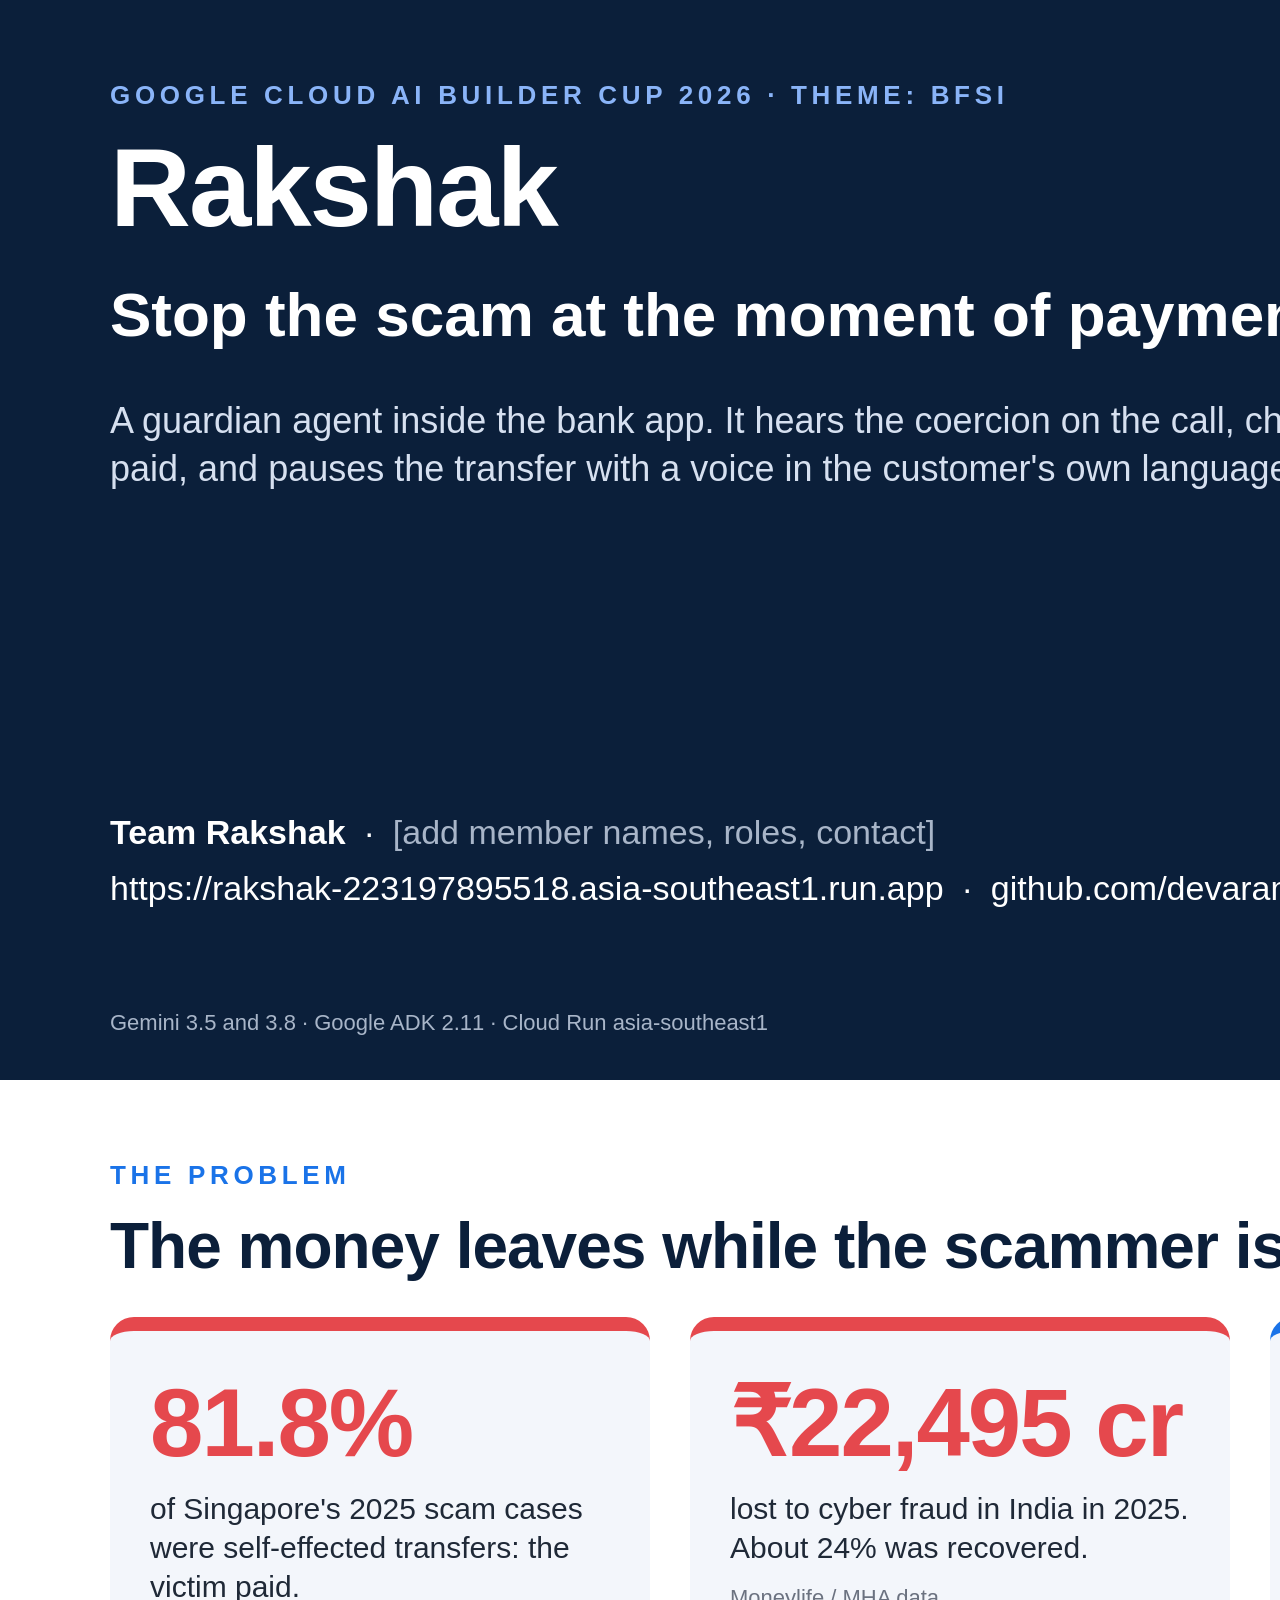
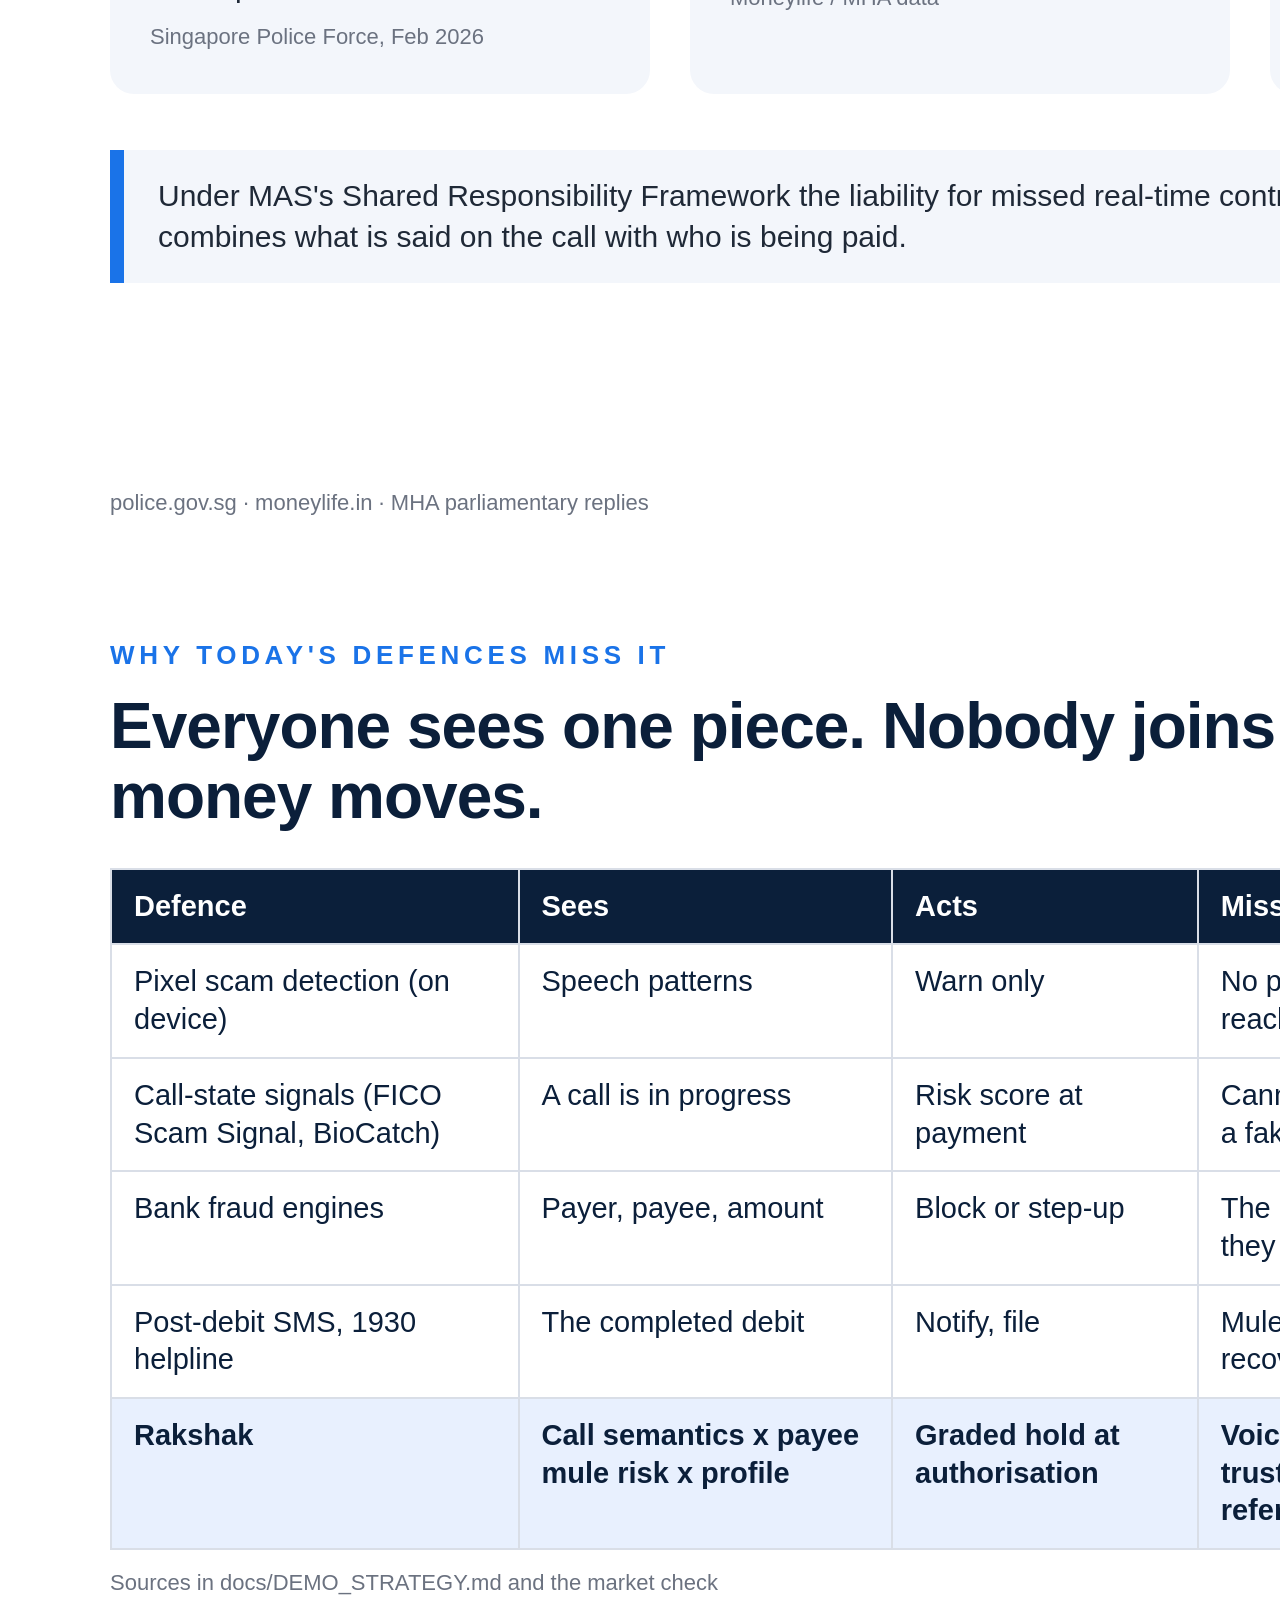
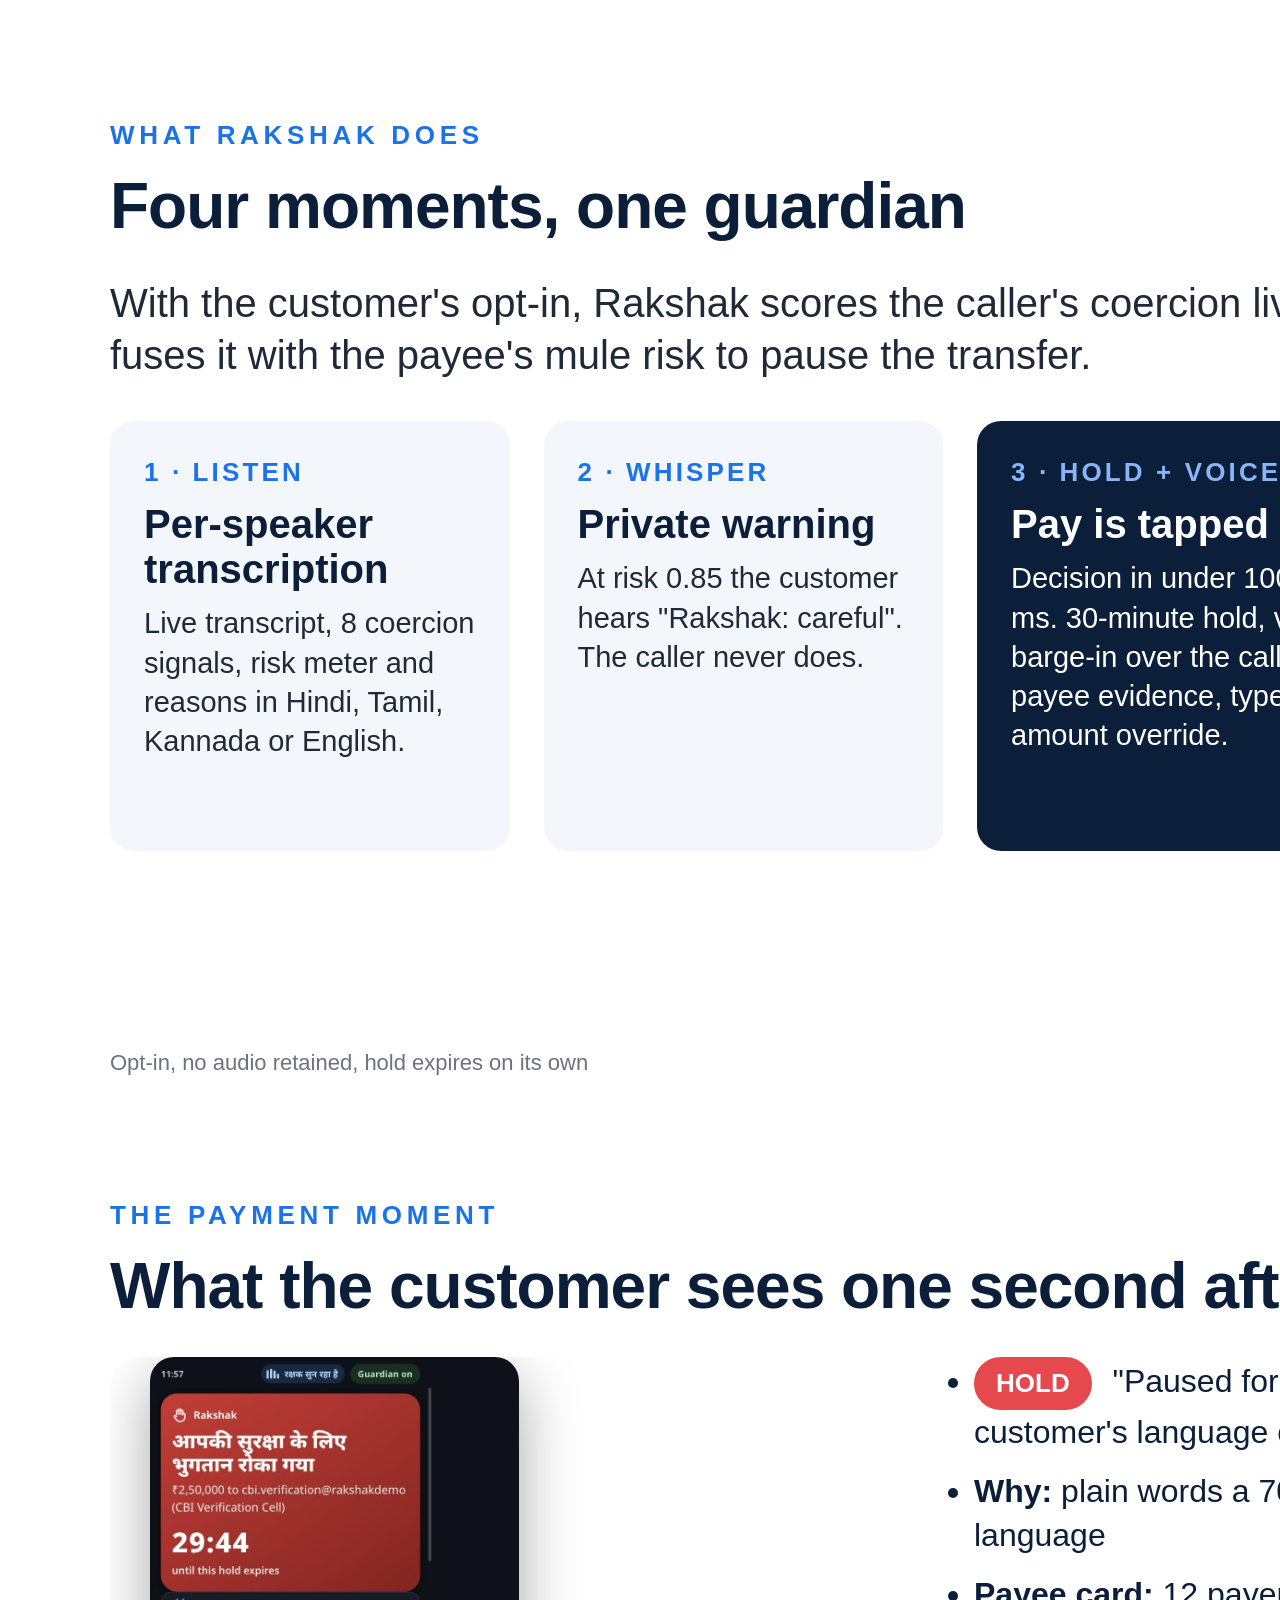
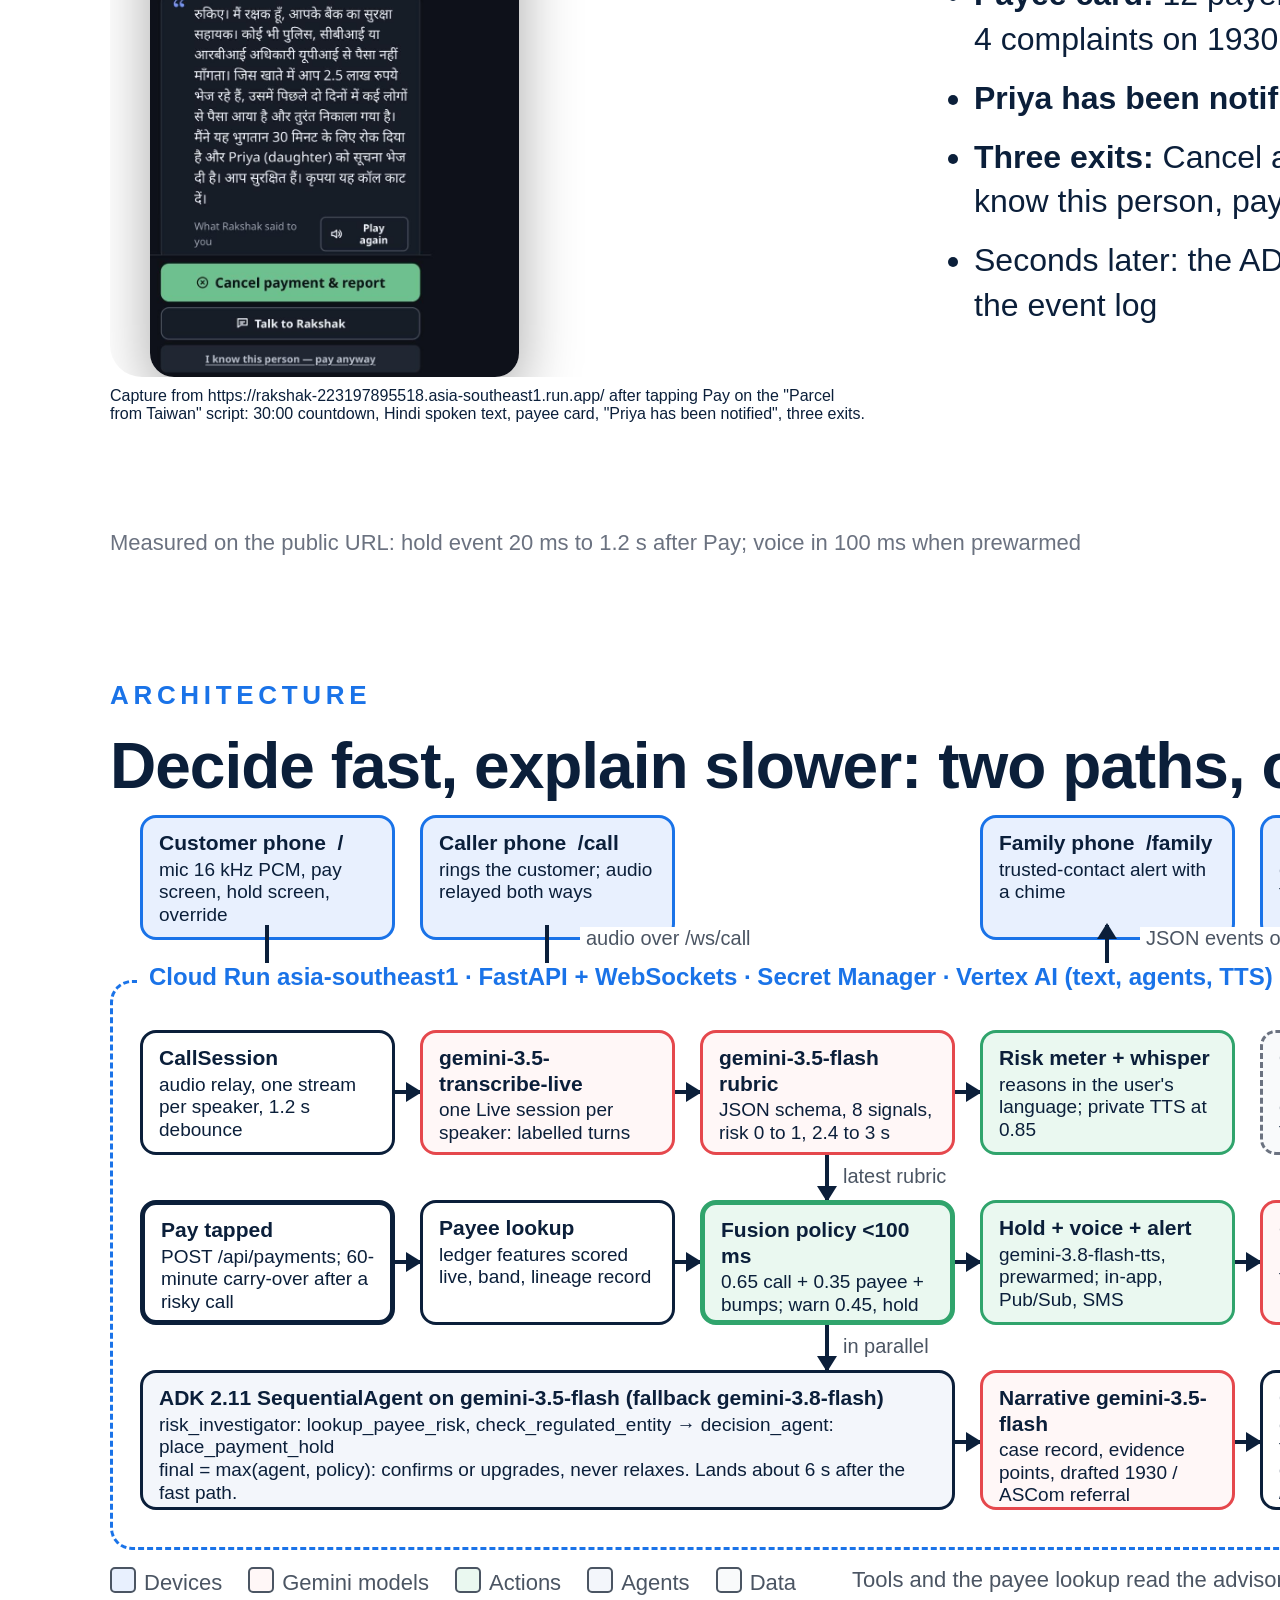
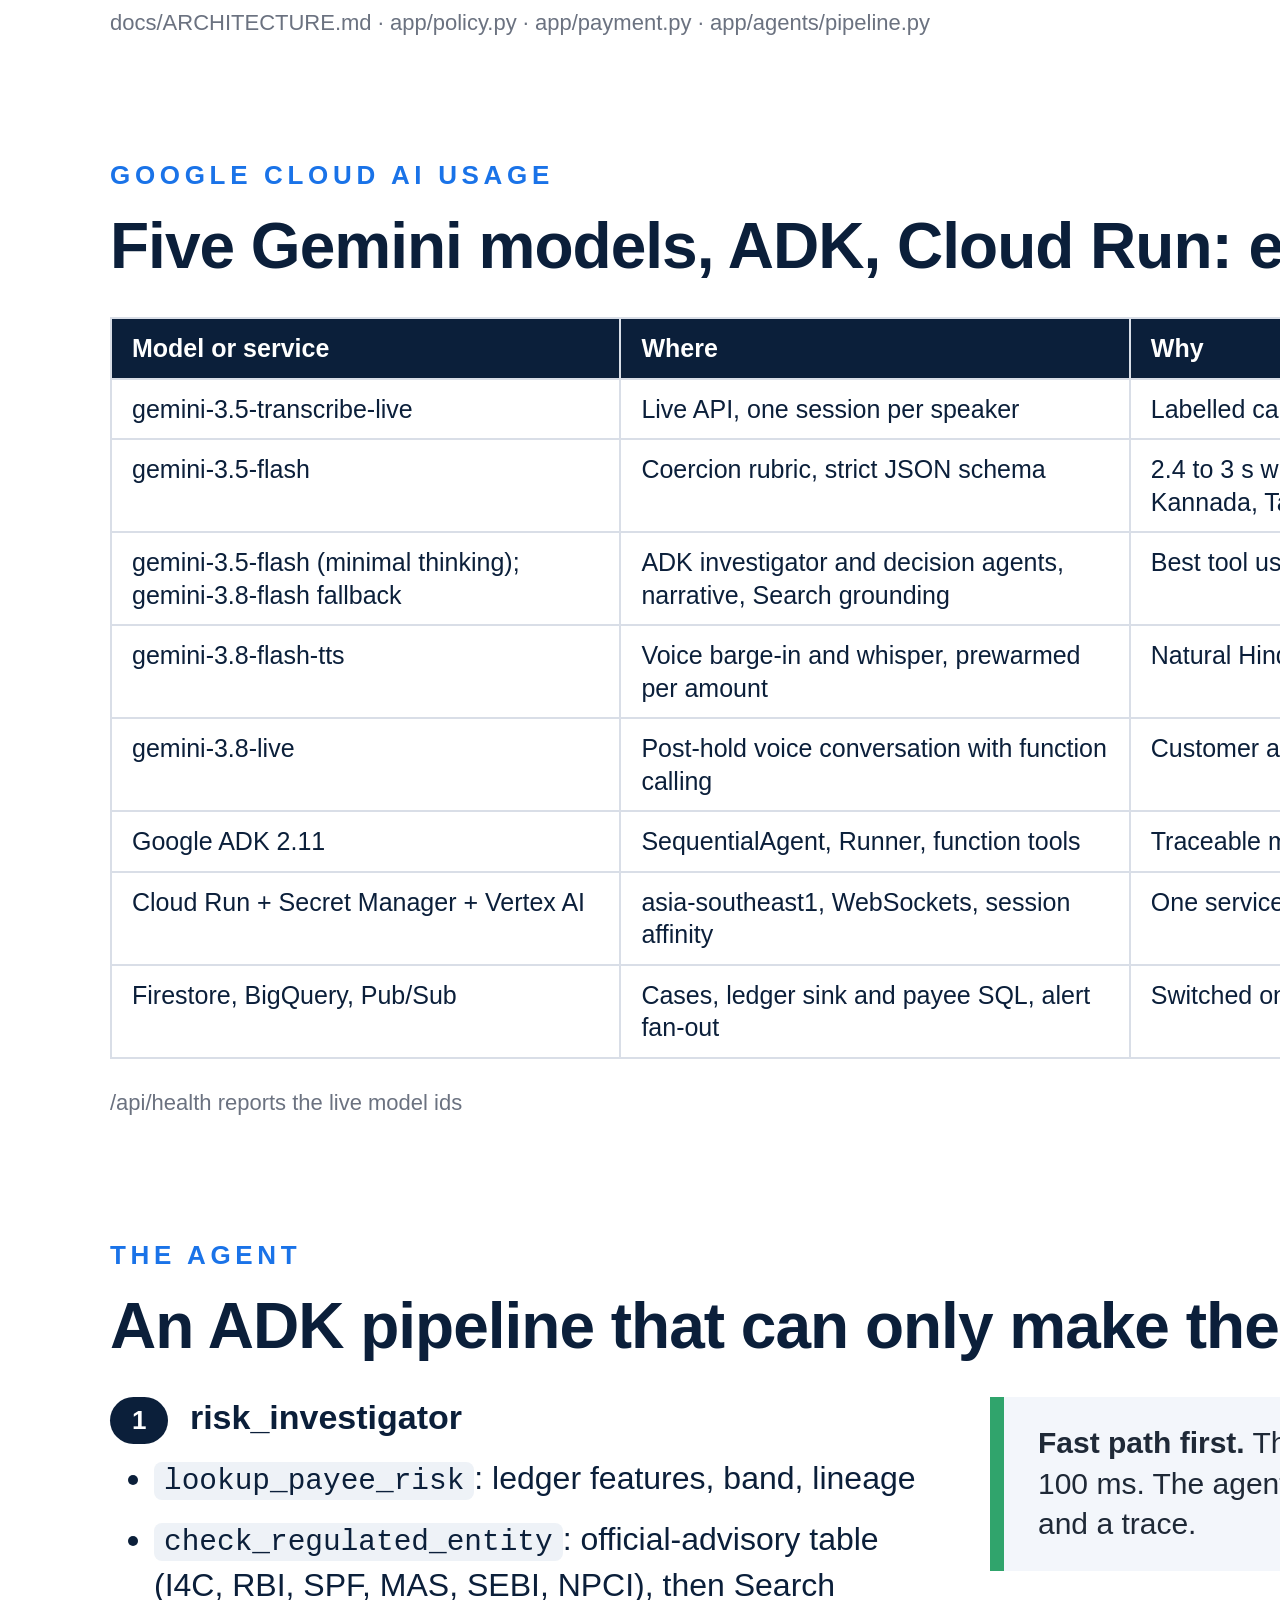
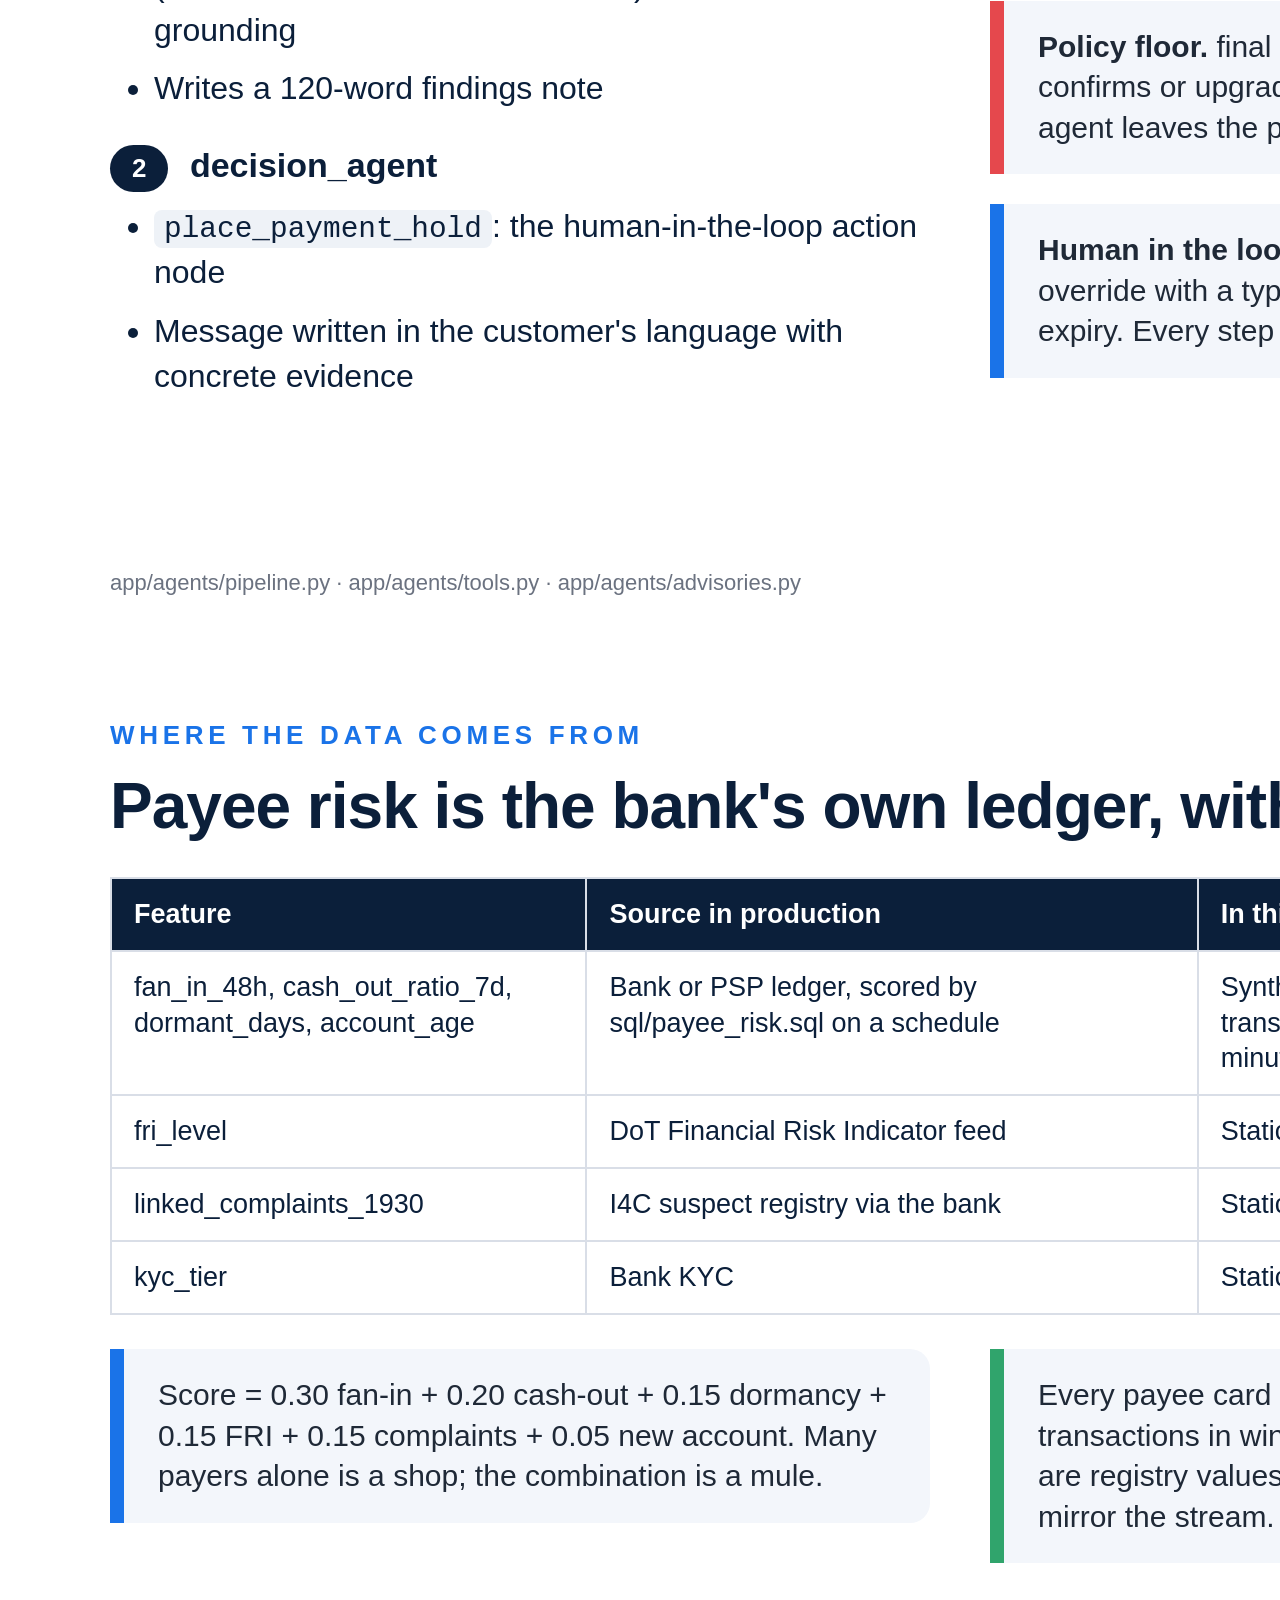
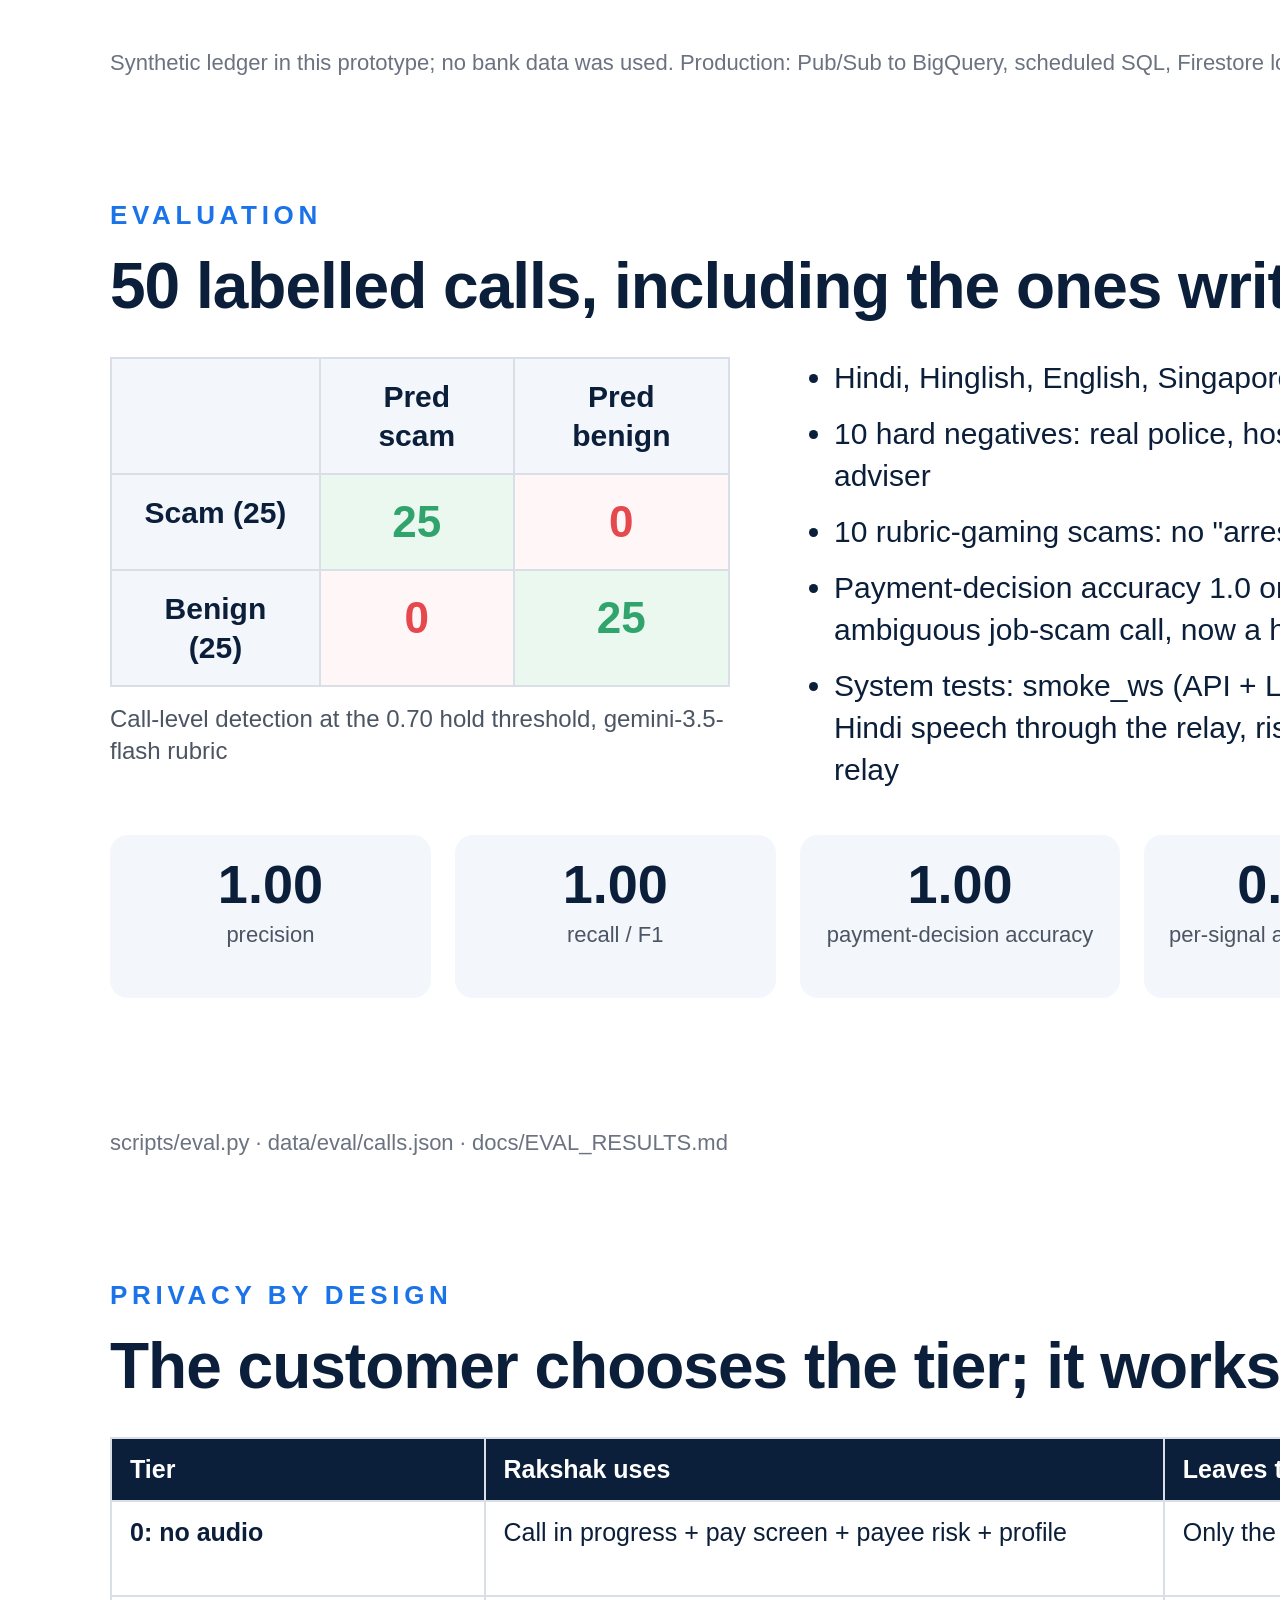
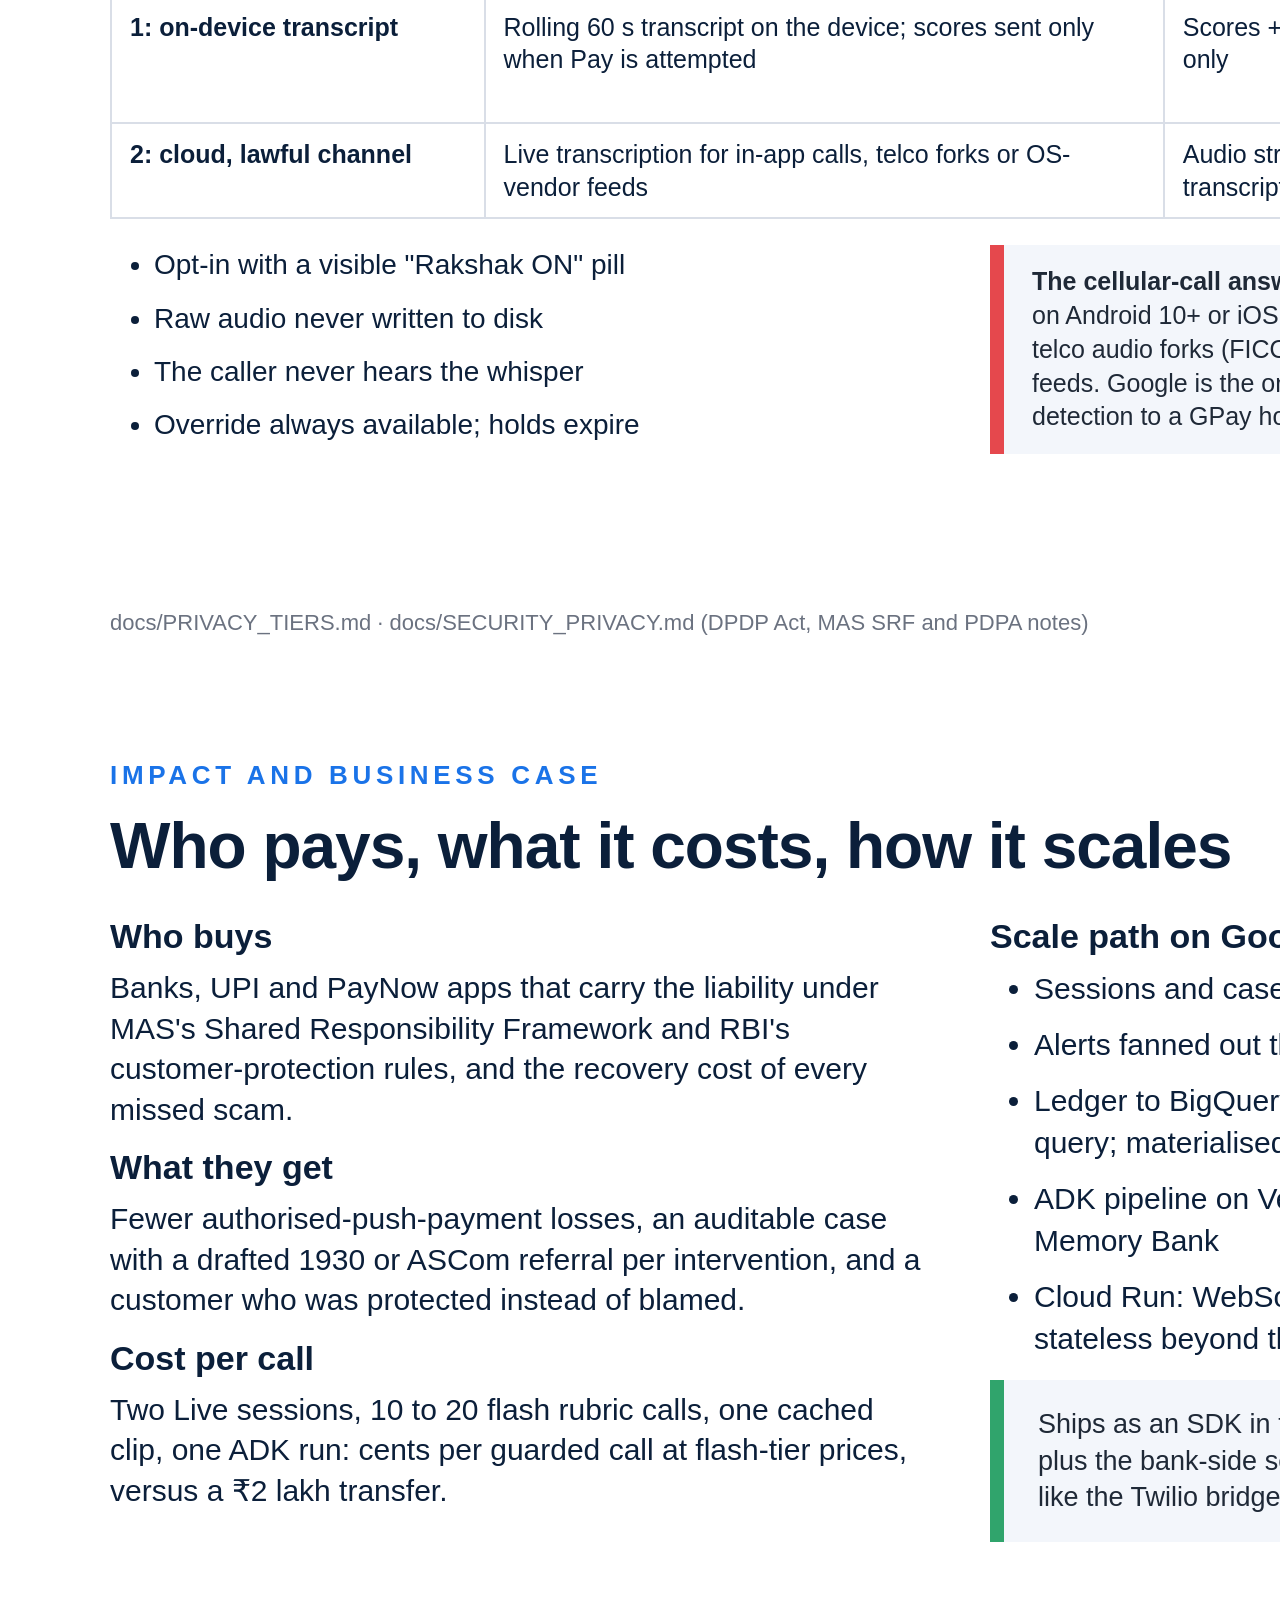
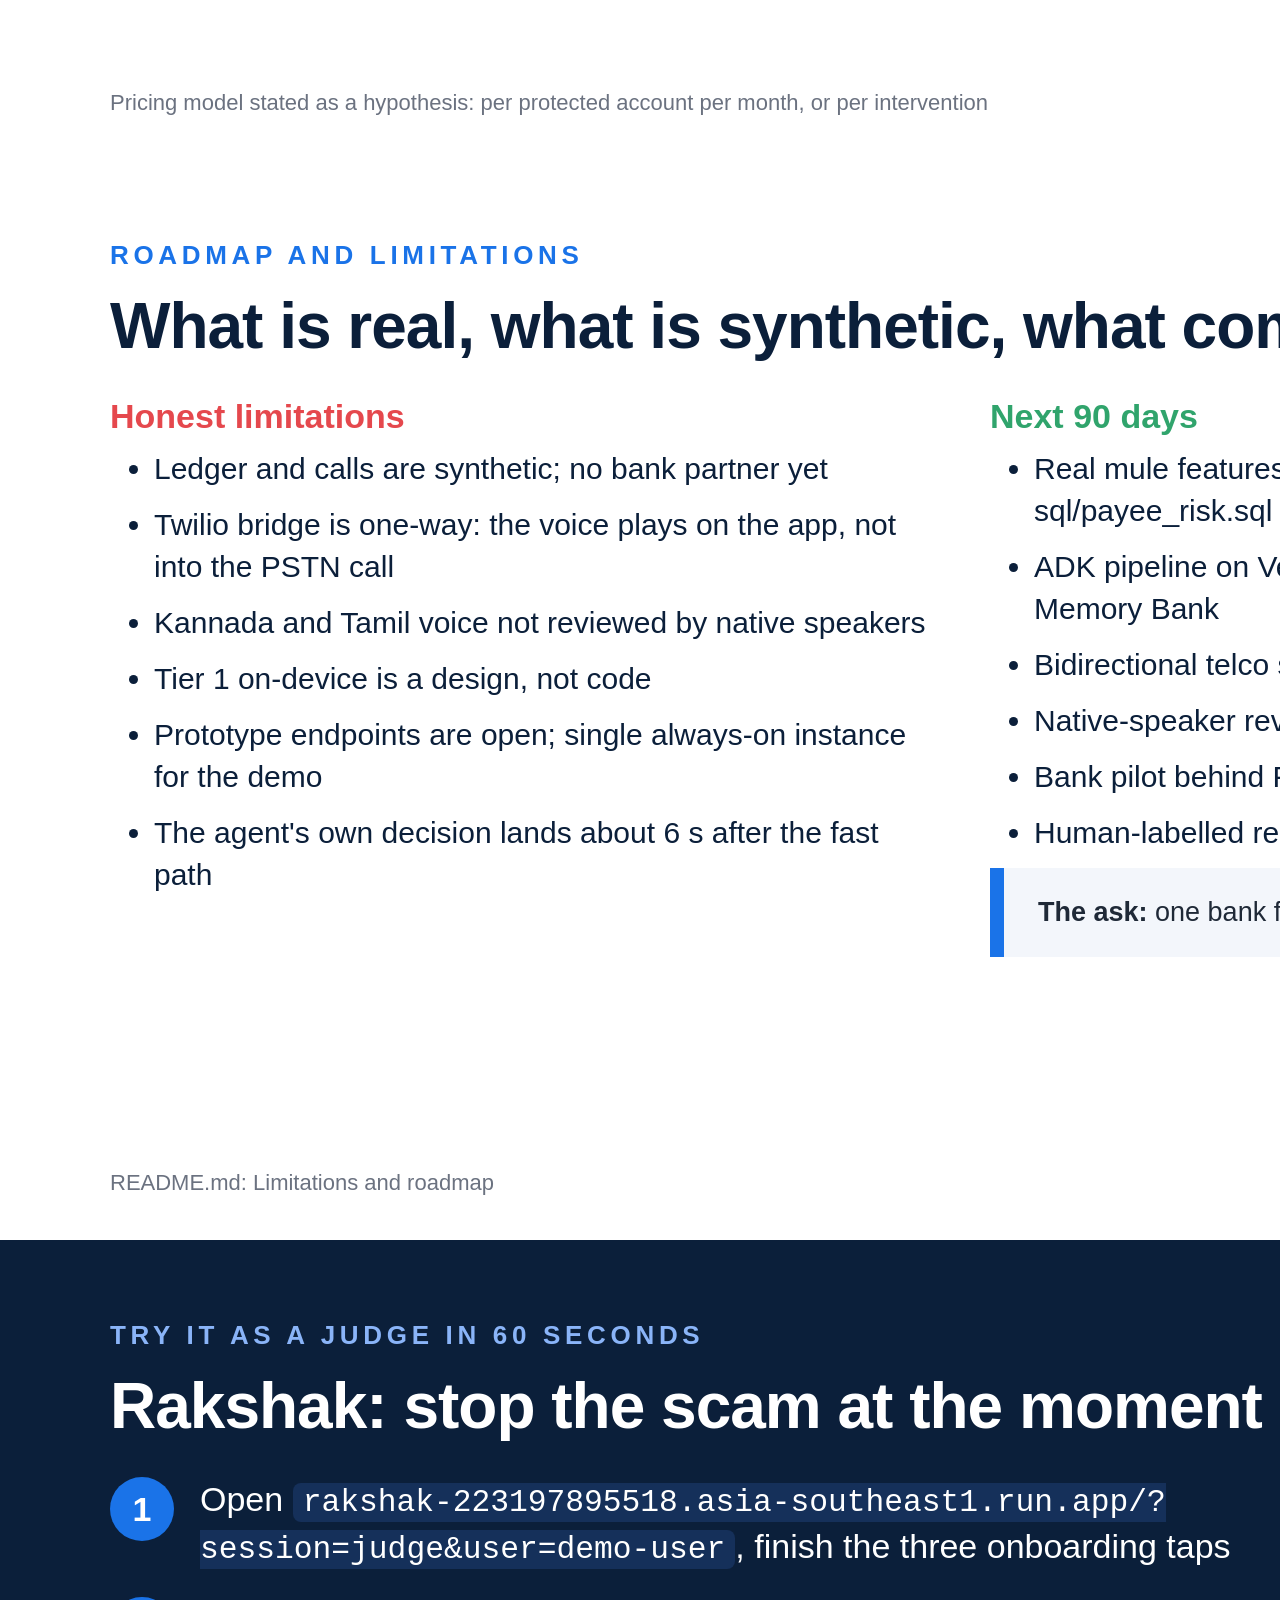
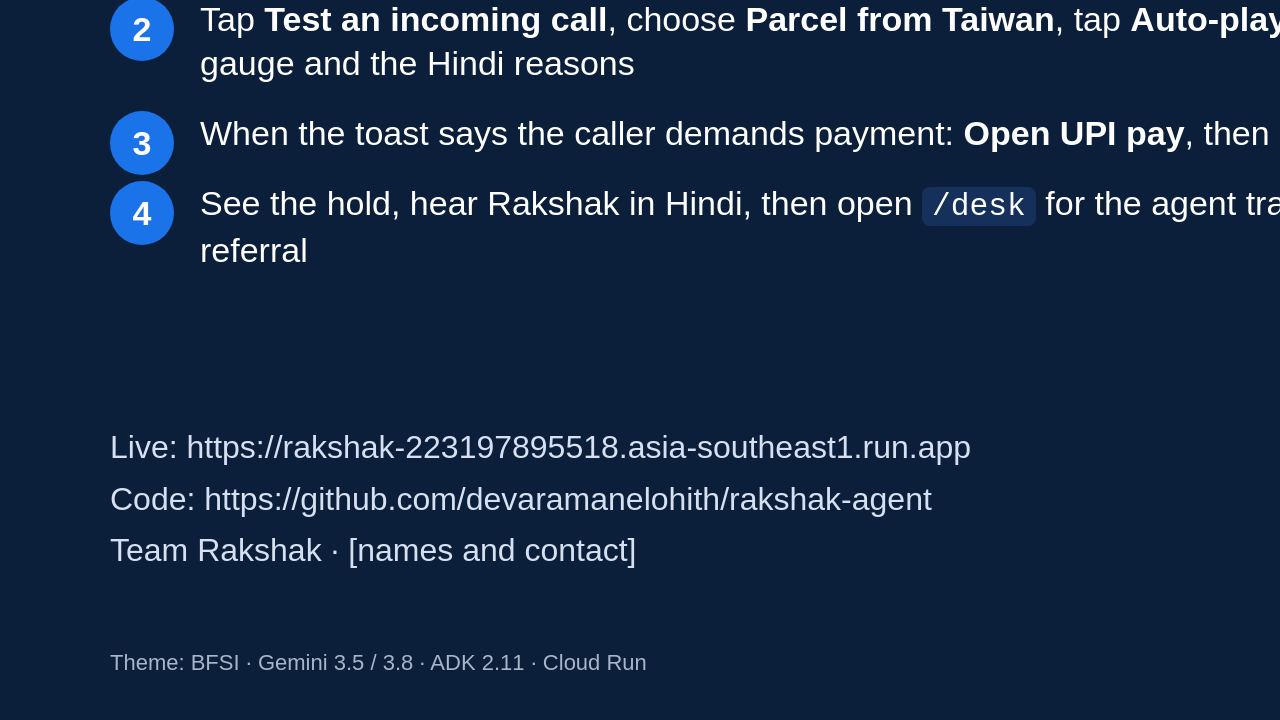
<file: submission/deck.html>
<!doctype html>
<html lang="en">
<head>
<meta charset="utf-8">
<title>Rakshak deck</title>
<style>
@page { size: 1920px 1080px; margin: 0; }
* { box-sizing: border-box; }
html, body { margin: 0; padding: 0; background: #fff; }
body { font-family: -apple-system, "Helvetica Neue", Helvetica, Arial, sans-serif; color: #0b1f3a; -webkit-print-color-adjust: exact; print-color-adjust: exact; width: 1920px; }
.slide { position: relative; width: 1920px; height: 1080px; overflow: hidden; page-break-after: always; break-after: page; padding: 80px 110px 70px 110px; background: #fff; }
.slide:last-child { page-break-after: auto; break-after: auto; }
.slide.dark { background: #0b1f3a; color: #fff; }
.slide.dark h1, .slide.dark h2, .slide.dark p { color: #fff; }
h1 { font-size: 112px; line-height: 1.02; margin: 0; font-weight: 800; letter-spacing: -2px; }
h2 { font-size: 64px; line-height: 1.1; margin: 0 0 36px 0; font-weight: 800; color: #0b1f3a; letter-spacing: -1px; }
h3 { font-size: 34px; margin: 0 0 12px 0; font-weight: 700; color: #0b1f3a; }
p { font-size: 34px; line-height: 1.35; margin: 0 0 18px 0; }
.lead { font-size: 40px; line-height: 1.3; color: #1f2937; margin-bottom: 40px; }
.eyebrow { font-size: 26px; letter-spacing: 0.18em; text-transform: uppercase; color: #1a73e8; font-weight: 700; margin-bottom: 20px; }
.footer { position: absolute; left: 110px; right: 110px; bottom: 44px; font-size: 22px; color: #6b7280; display: flex; justify-content: space-between; align-items: flex-end; }
.dark .footer { color: #a8b5c8; }
.num { position: absolute; right: 110px; bottom: 44px; font-size: 22px; color: #6b7280; }
.tiles { display: flex; gap: 40px; margin-top: 10px; }
.tile { flex: 1; border-radius: 24px; padding: 44px 40px; background: #f3f6fb; border-top: 14px solid #1a73e8; }
.tile.red { border-top-color: #e5484d; }
.tile.green { border-top-color: #30a46c; }
.tile .big { font-size: 96px; font-weight: 800; letter-spacing: -2px; line-height: 1; color: #0b1f3a; margin-bottom: 18px; }
.tile .big.red { color: #e5484d; }
.tile .cap { font-size: 30px; line-height: 1.3; color: #1f2937; }
.tile .src { font-size: 22px; color: #6b7280; margin-top: 18px; }
table { border-collapse: collapse; width: 100%; font-size: 29px; line-height: 1.3; }
th, td { border: 2px solid #d9dee7; padding: 18px 22px; text-align: left; vertical-align: top; }
th { background: #0b1f3a; color: #fff; font-weight: 700; }
.tight th, .tight td { padding: 13px 20px; }
tr.hl td { background: #e8f0fe; font-weight: 700; }
td.red { color: #e5484d; font-weight: 700; }
td.green { color: #30a46c; font-weight: 700; }
.moments { display: flex; gap: 34px; margin-top: 30px; }
.moment { flex: 1; border-radius: 24px; padding: 36px 34px; background: #f3f6fb; min-height: 430px; }
.moment .k { font-size: 26px; font-weight: 700; color: #1a73e8; letter-spacing: 0.12em; text-transform: uppercase; margin-bottom: 14px; }
.moment h3 { font-size: 40px; }
.moment p { font-size: 29px; color: #1f2937; }
.moment.hero { background: #0b1f3a; color: #fff; }
.moment.hero h3, .moment.hero p { color: #fff; }
.moment.hero .k { color: #8ab4f8; }
.cols { display: flex; gap: 60px; }
.col { flex: 1; }
ul { margin: 0; padding-left: 44px; font-size: 32px; line-height: 1.4; }
li { margin-bottom: 14px; }
.shot { width: 760px; height: 760px; border-radius: 32px; border: 6px dashed #1a73e8; background: #f3f6fb; display: flex; flex-direction: column; align-items: center; justify-content: center; text-align: center; padding: 40px; }
.shot .t { font-size: 30px; color: #1a73e8; font-weight: 700; margin-bottom: 14px; }
.shot .c { font-size: 26px; color: #4b5563; line-height: 1.35; }
.pill { display: inline-block; padding: 8px 22px; border-radius: 999px; font-size: 26px; font-weight: 700; margin-right: 12px; }
.pill.red { background: #e5484d; color: #fff; }
.pill.green { background: #30a46c; color: #fff; }
.pill.blue { background: #1a73e8; color: #fff; }
.pill.navy { background: #0b1f3a; color: #fff; }
/* architecture */
.arch { position: relative; width: 1700px; height: 790px; margin-top: 6px; font-size: 19px; }
.box { position: absolute; border-radius: 16px; padding: 12px 16px; background: #fff; border: 3px solid #0b1f3a; line-height: 1.2; width: 255px; height: 125px; overflow: hidden; }
.box b { display: block; font-size: 21px; margin-bottom: 3px; }
.box.phone { background: #e8f0fe; border-color: #1a73e8; }
.box.model { background: #fff7f7; border-color: #e5484d; }
.box.act { background: #eaf8f0; border-color: #30a46c; }
.box.agent { background: #f3f6fb; border-color: #0b1f3a; }
.box.data { background: #f9fafb; border-color: #6b7280; border-style: dashed; }
.region { position: absolute; border: 3px dashed #1a73e8; border-radius: 22px; }
.region .lbl { position: absolute; top: -20px; left: 24px; background: #fff; padding: 0 12px; color: #1a73e8; font-weight: 700; font-size: 24px; }
.arrow { position: absolute; background: #0b1f3a; }
.arrow.h { height: 4px; }
.arrow.v { width: 4px; }
.arrow.h::after { content: ""; position: absolute; right: -2px; top: -8px; border-left: 16px solid #0b1f3a; border-top: 10px solid transparent; border-bottom: 10px solid transparent; }
.arrow.v::after { content: ""; position: absolute; bottom: -2px; left: -8px; border-top: 16px solid #0b1f3a; border-left: 10px solid transparent; border-right: 10px solid transparent; }
.arrow.up::after { bottom: auto; top: -2px; border-top: none; border-bottom: 16px solid #0b1f3a; }
.alabel { position: absolute; font-size: 20px; color: #4b5563; background: #fff; padding: 0 6px; }
.legend { position: absolute; left: 0; bottom: 0; display: flex; gap: 26px; font-size: 22px; color: #4b5563; }
.legend span:not(:last-child)::before { content: ""; display: inline-block; width: 22px; height: 22px; border-radius: 5px; margin-right: 8px; vertical-align: -3px; border: 2px solid; }
.legend .l1::before { background: #e8f0fe; border-color: #1a73e8; }
.legend .l2::before { background: #fff7f7; border-color: #e5484d; }
.legend .l3::before { background: #eaf8f0; border-color: #30a46c; }
.legend .l4::before { background: #f3f6fb; border-color: #0b1f3a; }
.legend .l5::before { background: #f9fafb; border-color: #6b7280; border-style: dashed; }
/* confusion matrix */
.cm { border-collapse: collapse; font-size: 30px; }
.cm th, .cm td { border: 2px solid #d9dee7; padding: 18px 30px; text-align: center; }
.cm th { background: #f3f6fb; color: #0b1f3a; }
.cm td.good { background: #eaf8f0; color: #30a46c; font-weight: 800; font-size: 44px; }
.cm td.bad { background: #fff7f7; color: #e5484d; font-weight: 800; font-size: 44px; }
.metrics { display: flex; gap: 24px; margin-top: 30px; }
.metric { flex: 1; background: #f3f6fb; border-radius: 18px; padding: 22px 20px; text-align: center; }
.metric .v { font-size: 54px; font-weight: 800; color: #0b1f3a; line-height: 1; }
.metric .l { font-size: 22px; color: #4b5563; margin-top: 10px; line-height: 1.25; }
.tiers { width: 100%; }
.tiers td:first-child { font-weight: 700; white-space: nowrap; }
.tiers th, .tiers td { padding: 14px 18px; }
.callout { background: #f3f6fb; border-left: 14px solid #1a73e8; border-radius: 0 20px 20px 0; padding: 26px 34px; font-size: 30px; line-height: 1.35; color: #1f2937; }
.callout.red { border-left-color: #e5484d; }
.callout.green { border-left-color: #30a46c; }
.dark .callout { background: #15305a; color: #fff; }
.title-url { font-size: 34px; color: #8ab4f8; margin-top: 10px; }
.kbd { font-family: "SF Mono", Menlo, Consolas, monospace; font-size: 0.92em; background: #eef2f7; padding: 2px 10px; border-radius: 8px; color: #0b1f3a; }
.dark .kbd { background: #15305a; color: #fff; }
.steps { counter-reset: s; list-style: none; padding: 0; }
.steps li { counter-increment: s; position: relative; padding-left: 90px; margin-bottom: 26px; font-size: 34px; line-height: 1.3; }
.steps li::before { content: counter(s); position: absolute; left: 0; top: 0; width: 64px; height: 64px; border-radius: 50%; background: #1a73e8; color: #fff; font-weight: 800; font-size: 34px; display: flex; align-items: center; justify-content: center; }
</style>
</head>
<body>

<!-- 1 TITLE -->
<section class="slide dark">
  <div class="eyebrow" style="color:#8ab4f8">Google Cloud AI Builder Cup 2026 &middot; Theme: BFSI</div>
  <h1>Rakshak</h1>
  <p style="font-size:62px; font-weight:700; line-height:1.15; margin:34px 0 46px 0; max-width:1500px;">Stop the scam at the moment of payment.</p>
  <p style="font-size:36px; max-width:1500px; color:#d6e0f0;">A guardian agent inside the bank app. It hears the coercion on the call, checks who is being paid, and pauses the transfer with a voice in the customer's own language.</p>
  <div style="position:absolute; left:110px; bottom:150px;">
    <p style="font-size:34px; margin-bottom:8px;"><b>Team Rakshak</b> &nbsp;&middot;&nbsp; <span style="color:#a8b5c8">[add member names, roles, contact]</span></p>
    <p class="title-url">https://rakshak-223197895518.asia-southeast1.run.app &nbsp;&middot;&nbsp; github.com/devaramanelohith/rakshak-agent</p>
  </div>
  <div class="footer"><span>Gemini 3.5 and 3.8 &middot; Google ADK 2.11 &middot; Cloud Run asia-southeast1</span><span>1 / 14</span></div>
</section>

<!-- 2 PROBLEM -->
<section class="slide">
  <div class="eyebrow">The problem</div>
  <h2>The money leaves while the scammer is still talking</h2>
  <div class="tiles">
    <div class="tile red">
      <div class="big red">81.8%</div>
      <div class="cap">of Singapore's 2025 scam cases were self-effected transfers: the victim paid.</div>
      <div class="src">Singapore Police Force, Feb 2026</div>
    </div>
    <div class="tile red">
      <div class="big red">&#8377;22,495 cr</div>
      <div class="cap">lost to cyber fraud in India in 2025. About 24% was recovered.</div>
      <div class="src">Moneylife / MHA data</div>
    </div>
    <div class="tile">
      <div class="big">123,672</div>
      <div class="cap">digital-arrest cases in 2024, &#8377;1,935.51 crore lost.</div>
      <div class="src">Parliamentary data</div>
    </div>
  </div>
  <div class="callout" style="margin-top:56px;">Under MAS's Shared Responsibility Framework the liability for missed real-time controls sits with the bank. Nothing today combines what is said on the call with who is being paid.</div>
  <div class="footer"><span>police.gov.sg &middot; moneylife.in &middot; MHA parliamentary replies</span><span>2 / 14</span></div>
</section>

<!-- 3 WHY TODAY'S DEFENCES MISS IT -->
<section class="slide">
  <div class="eyebrow">Why today's defences miss it</div>
  <h2>Everyone sees one piece. Nobody joins them when the money moves.</h2>
  <table>
    <tr><th style="width:24%">Defence</th><th style="width:22%">Sees</th><th style="width:18%">Acts</th><th>Misses</th></tr>
    <tr><td>Pixel scam detection (on device)</td><td>Speech patterns</td><td>Warn only</td><td>No payee knowledge, no hold, nothing reaches the bank</td></tr>
    <tr><td>Call-state signals (FICO Scam Signal, BioCatch)</td><td>A call is in progress</td><td>Risk score at payment</td><td>Cannot tell a daughter asking for fees from a fake CBI inspector</td></tr>
    <tr><td>Bank fraud engines</td><td>Payer, payee, amount</td><td>Block or step-up</td><td>The coerced victim passes every step-up: they want to pay</td></tr>
    <tr><td>Post-debit SMS, 1930 helpline</td><td>The completed debit</td><td>Notify, file</td><td>Mule accounts empty within hours; ~24% recovery</td></tr>
    <tr class="hl"><td>Rakshak</td><td>Call semantics x payee mule risk x profile</td><td>Graded hold at authorisation</td><td>Voice in the customer's language, trusted-contact alert, case + 1930 referral, one-tap override</td></tr>
  </table>
  <div class="footer"><span>Sources in docs/DEMO_STRATEGY.md and the market check</span><span>3 / 14</span></div>
</section>

<!-- 4 WHAT RAKSHAK DOES -->
<section class="slide">
  <div class="eyebrow">What Rakshak does</div>
  <h2>Four moments, one guardian</h2>
  <p class="lead">With the customer's opt-in, Rakshak scores the caller's coercion live and, when Pay is tapped, fuses it with the payee's mule risk to pause the transfer.</p>
  <div class="moments">
    <div class="moment"><div class="k">1 &middot; Listen</div><h3>Per-speaker transcription</h3><p>Live transcript, 8 coercion signals, risk meter and reasons in Hindi, Tamil, Kannada or English.</p></div>
    <div class="moment"><div class="k">2 &middot; Whisper</div><h3>Private warning</h3><p>At risk 0.85 the customer hears "Rakshak: careful". The caller never does.</p></div>
    <div class="moment hero"><div class="k">3 &middot; Hold + voice</div><h3>Pay is tapped</h3><p>Decision in under 100 ms. 30-minute hold, voice barge-in over the caller, payee evidence, typed-amount override.</p></div>
    <div class="moment"><div class="k">4 &middot; Alert</div><h3>Trusted contact + desk</h3><p>Daughter's phone chimes. Fraud desk gets the case, agent trace and a drafted 1930 referral.</p></div>
  </div>
  <div class="footer"><span>Opt-in, no audio retained, hold expires on its own</span><span>4 / 14</span></div>
</section>

<!-- 5 THE PAYMENT MOMENT -->
<section class="slide">
  <div class="eyebrow">The payment moment</div>
  <h2>What the customer sees one second after Pay</h2>
  <div class="cols">
    <div class="col" style="flex:0 0 760px;">
      <div class="shot" style="border:0;background:transparent;display:flex;align-items:flex-start;justify-content:center;height:620px;overflow:hidden"><img src="assets/hold_screen.jpg" alt="Rakshak hold screen" style="height:620px;width:auto;border-radius:24px;box-shadow:0 20px 60px rgba(0,0,0,.35)"></div>
        <div class="c" style="margin-top:10px">Capture from https://rakshak-223197895518.asia-southeast1.run.app/ after tapping Pay on the "Parcel from Taiwan" script: 30:00 countdown, Hindi spoken text, payee card, "Priya has been notified", three exits.</div>
      </div>
    <div class="col">
      <ul>
        <li><span class="pill red">HOLD</span> "Paused for 30 minutes", spoken in the customer's language over the ducked caller audio</li>
        <li><b>Why:</b> plain words a 70-year-old understands, in their language</li>
        <li><b>Payee card:</b> 12 payers in 48 h, 96% cashed out in 7 days, 4 complaints on 1930, lineage shown</li>
        <li><b>Priya has been notified</b></li>
        <li><b>Three exits:</b> Cancel and report &middot; Talk to Rakshak (voice) &middot; I know this person, pay anyway (type the amount)</li>
        <li>Seconds later: the ADK agent confirms with evidence on the event log</li>
      </ul>
    </div>
  </div>
  <div class="footer"><span>Measured on the public URL: hold event 20 ms to 1.2 s after Pay; voice in 100 ms when prewarmed</span><span>5 / 14</span></div>
</section>

<!-- 6 ARCHITECTURE -->
<section class="slide">
  <div class="eyebrow">Architecture</div>
  <h2 style="margin-bottom:14px;">Decide fast, explain slower: two paths, one floor</h2>
  <div class="arch">
    <!-- devices row -->
    <div class="box phone" style="left:30px; top:0;"><b>Customer phone &nbsp;/</b>mic 16 kHz PCM, pay screen, hold screen, override</div>
    <div class="box phone" style="left:310px; top:0;"><b>Caller phone &nbsp;/call</b>rings the customer; audio relayed both ways</div>
    <div class="box phone" style="left:870px; top:0;"><b>Family phone &nbsp;/family</b>trusted-contact alert with a chime</div>
    <div class="box phone" style="left:1150px; top:0;"><b>Fraud desk &nbsp;/desk</b>case, policy vs agent, trace, 1930 referral</div>
    <div class="box data" style="left:1440px; top:0; width:240px;"><b>Twilio fork (optional)</b>8 kHz mu-law, both legs, one-way</div>
    <div class="arrow v" style="left:155px; top:110px; height:55px;"></div>
    <div class="arrow v" style="left:435px; top:110px; height:55px;"></div>
    <div class="arrow v up" style="left:995px; top:110px; height:55px;"></div>
    <div class="arrow v up" style="left:1275px; top:110px; height:55px;"></div>
    <div class="arrow v" style="left:1558px; top:110px; height:55px;"></div>
    <div class="alabel" style="left:470px; top:112px;">audio over /ws/call</div>
    <div class="alabel" style="left:1030px; top:112px;">JSON events over /ws/events</div>
    <!-- Cloud Run region -->
    <div class="region" style="left:0; top:165px; width:1700px; height:570px;"><div class="lbl">Cloud Run asia-southeast1 &middot; FastAPI + WebSockets &middot; Secret Manager &middot; Vertex AI (text, agents, TTS) + AI Studio key (Live)</div></div>
    <!-- row A: call phase -->
    <div class="box" style="left:30px; top:215px;"><b>CallSession</b>audio relay, one stream per speaker, 1.2 s debounce</div>
    <div class="arrow h" style="left:285px; top:275px; width:25px;"></div>
    <div class="box model" style="left:310px; top:215px;"><b>gemini-3.5-transcribe-live</b>one Live session per speaker: labelled turns</div>
    <div class="arrow h" style="left:565px; top:275px; width:25px;"></div>
    <div class="box model" style="left:590px; top:215px;"><b>gemini-3.5-flash rubric</b>JSON schema, 8 signals, risk 0 to 1, 2.4 to 3 s</div>
    <div class="arrow h" style="left:845px; top:275px; width:25px;"></div>
    <div class="box act" style="left:870px; top:215px;"><b>Risk meter + whisper</b>reasons in the user's language; private TTS at 0.85</div>
    <div class="box data" style="left:1150px; top:215px;"><b>Customer profile</b>language, trusted contact, typical transfer, thresholds</div>
    <div class="box data" style="left:1440px; top:215px; width:240px;"><b>Official advisories</b>I4C, RBI, SPF, MAS, SEBI, NPCI; Search grounding fallback</div>
    <!-- rubric to fusion -->
    <div class="arrow v" style="left:715px; top:340px; height:45px;"></div>
    <div class="alabel" style="left:727px; top:350px;">latest rubric</div>
    <!-- row B: payment moment -->
    <div class="box" style="left:30px; top:385px; border-width:5px;"><b>Pay tapped</b>POST /api/payments; 60-minute carry-over after a risky call</div>
    <div class="arrow h" style="left:285px; top:445px; width:25px;"></div>
    <div class="box" style="left:310px; top:385px;"><b>Payee lookup</b>ledger features scored live, band, lineage record</div>
    <div class="arrow h" style="left:565px; top:445px; width:25px;"></div>
    <div class="box act" style="left:590px; top:385px; border-width:5px;"><b>Fusion policy &lt;100 ms</b>0.65 call + 0.35 payee + bumps; warn 0.45, hold 0.70</div>
    <div class="arrow h" style="left:845px; top:445px; width:25px;"></div>
    <div class="box act" style="left:870px; top:385px;"><b>Hold + voice + alert</b>gemini-3.8-flash-tts, prewarmed; in-app, Pub/Sub, SMS</div>
    <div class="arrow h" style="left:1125px; top:445px; width:25px;"></div>
    <div class="box model" style="left:1150px; top:385px;"><b>gemini-3.8-live voice</b>post-hold Q&amp;A with three function tools</div>
    <div class="box data" style="left:1440px; top:385px; width:240px;"><b>Ledger stream</b>12,500+ synthetic UPI txs, ~150/min, scored live</div>
    <!-- fusion to agent -->
    <div class="arrow v" style="left:715px; top:510px; height:45px;"></div>
    <div class="alabel" style="left:727px; top:520px;">in parallel</div>
    <!-- row C: agents -->
    <div class="box agent" style="left:30px; top:555px; width:815px; height:140px;"><b>ADK 2.11 SequentialAgent on gemini-3.5-flash (fallback gemini-3.8-flash)</b>risk_investigator: lookup_payee_risk, check_regulated_entity &rarr; decision_agent: place_payment_hold<br>final = max(agent, policy): confirms or upgrades, never relaxes. Lands about 6 s after the fast path.</div>
    <div class="arrow h" style="left:845px; top:625px; width:25px;"></div>
    <div class="box model" style="left:870px; top:555px; height:140px;"><b>Narrative gemini-3.5-flash</b>case record, evidence points, drafted 1930 / ASCom referral</div>
    <div class="arrow h" style="left:1125px; top:625px; width:25px;"></div>
    <div class="box" style="left:1150px; top:555px; height:140px;"><b>Case store</b>cases, profiles, alerts, trace, timeline; Firestore or local JSON; read by /desk</div>
    <div class="arrow h" style="left:1405px; top:625px; width:35px;"></div>
    <div class="box data" style="left:1440px; top:555px; width:240px; height:140px;"><b>Sinks by env var</b>Pub/Sub alerts and ledger, BigQuery ledger and payee table</div>
    <div class="legend" style="top:752px; bottom:auto;"><span class="l1">Devices</span><span class="l2">Gemini models</span><span class="l3">Actions</span><span class="l4">Agents</span><span class="l5">Data</span><span style="margin-left:30px;">Tools and the payee lookup read the advisory table, the ledger features and the profile.</span></div>
  </div>
  <div class="footer"><span>docs/ARCHITECTURE.md &middot; app/policy.py &middot; app/payment.py &middot; app/agents/pipeline.py</span><span>6 / 14</span></div>
</section>

<!-- 7 GOOGLE CLOUD AI USAGE -->
<section class="slide">
  <div class="eyebrow">Google Cloud AI usage</div>
  <h2>Five Gemini models, ADK, Cloud Run: each with a job</h2>
  <table style="font-size:25px;" class="tight">
    <tr><th style="width:30%">Model or service</th><th style="width:30%">Where</th><th>Why</th></tr>
    <tr><td>gemini-3.5-transcribe-live</td><td>Live API, one session per speaker</td><td>Labelled caller/user turns without diarization</td></tr>
    <tr><td>gemini-3.5-flash</td><td>Coercion rubric, strict JSON schema</td><td>2.4 to 3 s with minimal thinking; clean Devanagari, Kannada, Tamil output</td></tr>
    <tr><td>gemini-3.5-flash (minimal thinking); gemini-3.8-flash fallback</td><td>ADK investigator and decision agents, narrative, Search grounding</td><td>Best tool use; latency is off the critical path</td></tr>
    <tr><td>gemini-3.8-flash-tts</td><td>Voice barge-in and whisper, prewarmed per amount</td><td>Natural Hindi prosody; 100 ms when cached</td></tr>
    <tr><td>gemini-3.8-live</td><td>Post-hold voice conversation with function calling</td><td>Customer asks "why?" and hears the answer</td></tr>
    <tr><td>Google ADK 2.11</td><td>SequentialAgent, Runner, function tools</td><td>Traceable multi-agent decision with a policy floor</td></tr>
    <tr><td>Cloud Run + Secret Manager + Vertex AI</td><td>asia-southeast1, WebSockets, session affinity</td><td>One service, no key in the image</td></tr>
    <tr><td>Firestore, BigQuery, Pub/Sub</td><td>Cases, ledger sink and payee SQL, alert fan-out</td><td>Switched on by env var; same code path</td></tr>
  </table>
  <div class="footer"><span>/api/health reports the live model ids</span><span>7 / 14</span></div>
</section>

<!-- 8 THE AGENT -->
<section class="slide">
  <div class="eyebrow">The agent</div>
  <h2>An ADK pipeline that can only make the bank stricter</h2>
  <div class="cols">
    <div class="col">
      <h3><span class="pill navy">1</span> risk_investigator</h3>
      <ul>
        <li><span class="kbd">lookup_payee_risk</span>: ledger features, band, lineage</li>
        <li><span class="kbd">check_regulated_entity</span>: official-advisory table (I4C, RBI, SPF, MAS, SEBI, NPCI), then Search grounding</li>
        <li>Writes a 120-word findings note</li>
      </ul>
      <h3 style="margin-top:34px;"><span class="pill navy">2</span> decision_agent</h3>
      <ul>
        <li><span class="kbd">place_payment_hold</span>: the human-in-the-loop action node</li>
        <li>Message written in the customer's language with concrete evidence</li>
      </ul>
    </div>
    <div class="col">
      <div class="callout green" style="margin-bottom:30px;"><b>Fast path first.</b> The deterministic policy acts in under 100 ms. The agent lands about 6 s later with evidence and a trace.</div>
      <div class="callout red" style="margin-bottom:30px;"><b>Policy floor.</b> final = max(agent, policy). The agent confirms or upgrades, never relaxes a hold. A failed agent leaves the policy in force.</div>
      <div class="callout"><b>Human in the loop.</b> A hold is a pause: one-tap override with a typed amount, voice Q&amp;A, 30-minute expiry. Every step is on the case timeline.</div>
    </div>
  </div>
  <div class="footer"><span>app/agents/pipeline.py &middot; app/agents/tools.py &middot; app/agents/advisories.py</span><span>8 / 14</span></div>
</section>

<!-- 9 WHERE THE DATA COMES FROM -->
<section class="slide">
  <div class="eyebrow">Where the data comes from</div>
  <h2>Payee risk is the bank's own ledger, with lineage</h2>
  <table style="font-size:27px;">
    <tr><th style="width:28%">Feature</th><th style="width:36%">Source in production</th><th>In this prototype</th></tr>
    <tr><td>fan_in_48h, cash_out_ratio_7d, dormant_days, account_age</td><td>Bank or PSP ledger, scored by sql/payee_risk.sql on a schedule</td><td>Synthetic UPI ledger stream: 12,500+ transactions over 7 days, ~150 new per minute, 64 payees, same formula live</td></tr>
    <tr><td>fri_level</td><td>DoT Financial Risk Indicator feed</td><td>Static registry value</td></tr>
    <tr><td>linked_complaints_1930</td><td>I4C suspect registry via the bank</td><td>Static registry value</td></tr>
    <tr><td>kyc_tier</td><td>Bank KYC</td><td>Static registry value</td></tr>
  </table>
  <div class="cols" style="margin-top:34px;">
    <div class="col"><div class="callout">Score = 0.30 fan-in + 0.20 cash-out + 0.15 dormancy + 0.15 FRI + 0.15 complaints + 0.05 new account. Many payers alone is a shop; the combination is a mule.</div></div>
    <div class="col"><div class="callout green">Every payee card carries a lineage record: source, transactions in window, computed-at time, which fields are registry values, which sinks (Pub/Sub, BigQuery) mirror the stream.</div></div>
  </div>
  <div class="footer"><span>Synthetic ledger in this prototype; no bank data was used. Production: Pub/Sub to BigQuery, scheduled SQL, Firestore lookup.</span><span>9 / 14</span></div>
</section>

<!-- 10 EVALUATION -->
<section class="slide">
  <div class="eyebrow">Evaluation</div>
  <h2>50 labelled calls, including the ones written to fool it</h2>
  <div class="cols">
    <div class="col" style="flex:0 0 620px;">
      <table class="cm">
        <tr><th></th><th>Pred scam</th><th>Pred benign</th></tr>
        <tr><th>Scam (25)</th><td class="good">25</td><td class="bad">0</td></tr>
        <tr><th>Benign (25)</th><td class="bad">0</td><td class="good">25</td></tr>
      </table>
      <p style="font-size:24px; color:#4b5563; margin-top:16px;">Call-level detection at the 0.70 hold threshold, gemini-3.5-flash rubric</p>
    </div>
    <div class="col">
      <ul style="font-size:30px;">
        <li>Hindi, Hinglish, English, Singapore English, Kannada, Tamil</li>
        <li>10 hard negatives: real police, hospital deposit, harsh landlord, SEBI adviser</li>
        <li>10 rubric-gaming scams: no "arrest", "OTP" or "safe account" said aloud</li>
        <li>Payment-decision accuracy 1.0 on 39 payments (first run 0.974: one ambiguous job-scam call, now a hold after payee-scoring refinement)</li>
        <li>System tests: smoke_ws (API + Live voice), smoke_live_audio (real Hindi speech through the relay, risk 0.9 to 1.0, whisper fired), two-way relay</li>
      </ul>
    </div>
  </div>
  <div class="metrics">
    <div class="metric"><div class="v">1.00</div><div class="l">precision</div></div>
    <div class="metric"><div class="v">1.00</div><div class="l">recall / F1</div></div>
    <div class="metric"><div class="v">1.00</div><div class="l">payment-decision accuracy</div></div>
    <div class="metric"><div class="v">0.932</div><div class="l">per-signal accuracy (8 x 50)</div></div>
    <div class="metric"><div class="v">3.1 s</div><div class="l">mean rubric latency over 50 calls (median 2.0 s)</div></div>
  </div>
  <div class="footer"><span>scripts/eval.py &middot; data/eval/calls.json &middot; docs/EVAL_RESULTS.md</span><span>10 / 14</span></div>
</section>

<!-- 11 PRIVACY BY DESIGN -->
<section class="slide">
  <div class="eyebrow">Privacy by design</div>
  <h2>The customer chooses the tier; it works at every tier</h2>
  <table class="tiers" style="font-size:25px;">
    <tr><th style="width:22%">Tier</th><th style="width:40%">Rakshak uses</th><th style="width:22%">Leaves the phone</th><th>Status</th></tr>
    <tr><td>0: no audio</td><td>Call in progress + pay screen + payee risk + profile</td><td>Only the payment request</td><td>Design; policy runs with call risk 0</td></tr>
    <tr><td>1: on-device transcript</td><td>Rolling 60 s transcript on the device; scores sent only when Pay is attempted</td><td>Scores + last window, at Pay only</td><td>Design; needs an OS or OEM audio channel</td></tr>
    <tr><td>2: cloud, lawful channel</td><td>Live transcription for in-app calls, telco forks or OS-vendor feeds</td><td>Audio stream (not retained), transcript on the case</td><td>This prototype</td></tr>
  </table>
  <div class="cols" style="margin-top:26px;">
    <div class="col"><ul style="font-size:28px;"><li>Opt-in with a visible "Rakshak ON" pill</li><li>Raw audio never written to disk</li><li>The caller never hears the whisper</li><li>Override always available; holds expire</li></ul></div>
    <div class="col"><div class="callout red" style="font-size:25px; padding:20px 28px;"><b>The cellular-call answer.</b> No third-party app can tap a cellular call on Android 10+ or iOS. So Rakshak runs bank-side: in-app calls, telco audio forks (FICO Scam Signal precedent) or OS-vendor feeds. Google is the one company that can wire Pixel scam detection to a GPay hold; Rakshak is the bank-side half.</div></div>
  </div>
  <div class="footer"><span>docs/PRIVACY_TIERS.md &middot; docs/SECURITY_PRIVACY.md (DPDP Act, MAS SRF and PDPA notes)</span><span>11 / 14</span></div>
</section>

<!-- 12 IMPACT AND BUSINESS CASE -->
<section class="slide">
  <div class="eyebrow">Impact and business case</div>
  <h2>Who pays, what it costs, how it scales</h2>
  <div class="cols">
    <div class="col">
      <h3>Who buys</h3>
      <p style="font-size:30px;">Banks, UPI and PayNow apps that carry the liability under MAS's Shared Responsibility Framework and RBI's customer-protection rules, and the recovery cost of every missed scam.</p>
      <h3>What they get</h3>
      <p style="font-size:30px;">Fewer authorised-push-payment losses, an auditable case with a drafted 1930 or ASCom referral per intervention, and a customer who was protected instead of blamed.</p>
      <h3>Cost per call</h3>
      <p style="font-size:30px;">Two Live sessions, 10 to 20 flash rubric calls, one cached clip, one ADK run: cents per guarded call at flash-tier prices, versus a &#8377;2 lakh transfer.</p>
    </div>
    <div class="col">
      <h3>Scale path on Google Cloud</h3>
      <ul style="font-size:30px;">
        <li>Sessions and cases in Firestore (multi-instance, durable)</li>
        <li>Alerts fanned out through Pub/Sub to SMS, push, dialler</li>
        <li>Ledger to BigQuery; sql/payee_risk.sql as a scheduled query; materialised for sub-10 ms lookup</li>
        <li>ADK pipeline on Vertex AI Agent Runtime; profiles in Memory Bank</li>
        <li>Cloud Run: WebSockets, session affinity, min instances; stateless beyond the live call</li>
      </ul>
      <div class="callout green" style="margin-top:20px; font-size:27px;">Ships as an SDK in the bank app (consent, mic, pay hook) plus the bank-side service; a telco variant streams the call like the Twilio bridge.</div>
    </div>
  </div>
  <div class="footer"><span>Pricing model stated as a hypothesis: per protected account per month, or per intervention</span><span>12 / 14</span></div>
</section>

<!-- 13 ROADMAP AND LIMITATIONS -->
<section class="slide">
  <div class="eyebrow">Roadmap and limitations</div>
  <h2>What is real, what is synthetic, what comes next</h2>
  <div class="cols">
    <div class="col">
      <h3 style="color:#e5484d;">Honest limitations</h3>
      <ul style="font-size:30px;">
        <li>Ledger and calls are synthetic; no bank partner yet</li>
        <li>Twilio bridge is one-way: the voice plays on the app, not into the PSTN call</li>
        <li>Kannada and Tamil voice not reviewed by native speakers</li>
        <li>Tier 1 on-device is a design, not code</li>
        <li>Prototype endpoints are open; single always-on instance for the demo</li>
        <li>The agent's own decision lands about 6 s after the fast path</li>
      </ul>
    </div>
    <div class="col">
      <h3 style="color:#30a46c;">Next 90 days</h3>
      <ul style="font-size:30px;">
        <li>Real mule features from a bank ledger through sql/payee_risk.sql</li>
        <li>ADK pipeline on Vertex AI Agent Runtime; profiles on Memory Bank</li>
        <li>Bidirectional telco stream so the barge-in reaches the call</li>
        <li>Native-speaker review of Kannada and Tamil</li>
        <li>Bank pilot behind Firebase Auth and App Check</li>
        <li>Human-labelled real call corpus for the evaluation</li>
      </ul>
      <div class="callout" style="margin-top:14px; font-size:27px;"><b>The ask:</b> one bank fraud team and one telco to pilot.</div>
    </div>
  </div>
  <div class="footer"><span>README.md: Limitations and roadmap</span><span>13 / 14</span></div>
</section>

<!-- 14 CLOSING -->
<section class="slide dark">
  <div class="eyebrow" style="color:#8ab4f8">Try it as a judge in 60 seconds</div>
  <h2 style="color:#fff;">Rakshak: stop the scam at the moment of payment</h2>
  <ol class="steps" style="max-width:1500px; margin-top:20px;">
    <li>Open <span class="kbd">rakshak-223197895518.asia-southeast1.run.app/?session=judge&amp;user=demo-user</span>, finish the three onboarding taps</li>
    <li>Tap <b>Test an incoming call</b>, choose <b>Parcel from Taiwan</b>, tap <b>Auto-play script</b>; watch the gauge and the Hindi reasons</li>
    <li>When the toast says the caller demands payment: <b>Open UPI pay</b>, then <b>Pay</b></li>
    <li>See the hold, hear Rakshak in Hindi, then open <span class="kbd">/desk</span> for the agent trace and the 1930 referral</li>
  </ol>
  <div style="position:absolute; left:110px; bottom:130px;">
    <p style="font-size:32px; color:#d6e0f0; margin-bottom:8px;">Live: https://rakshak-223197895518.asia-southeast1.run.app</p>
    <p style="font-size:32px; color:#d6e0f0; margin-bottom:8px;">Code: https://github.com/devaramanelohith/rakshak-agent</p>
    <p style="font-size:32px; color:#d6e0f0;">Team Rakshak &middot; [names and contact]</p>
  </div>
  <div class="footer"><span>Theme: BFSI &middot; Gemini 3.5 / 3.8 &middot; ADK 2.11 &middot; Cloud Run</span><span>14 / 14</span></div>
</section>

</body>
</html>
</file>
